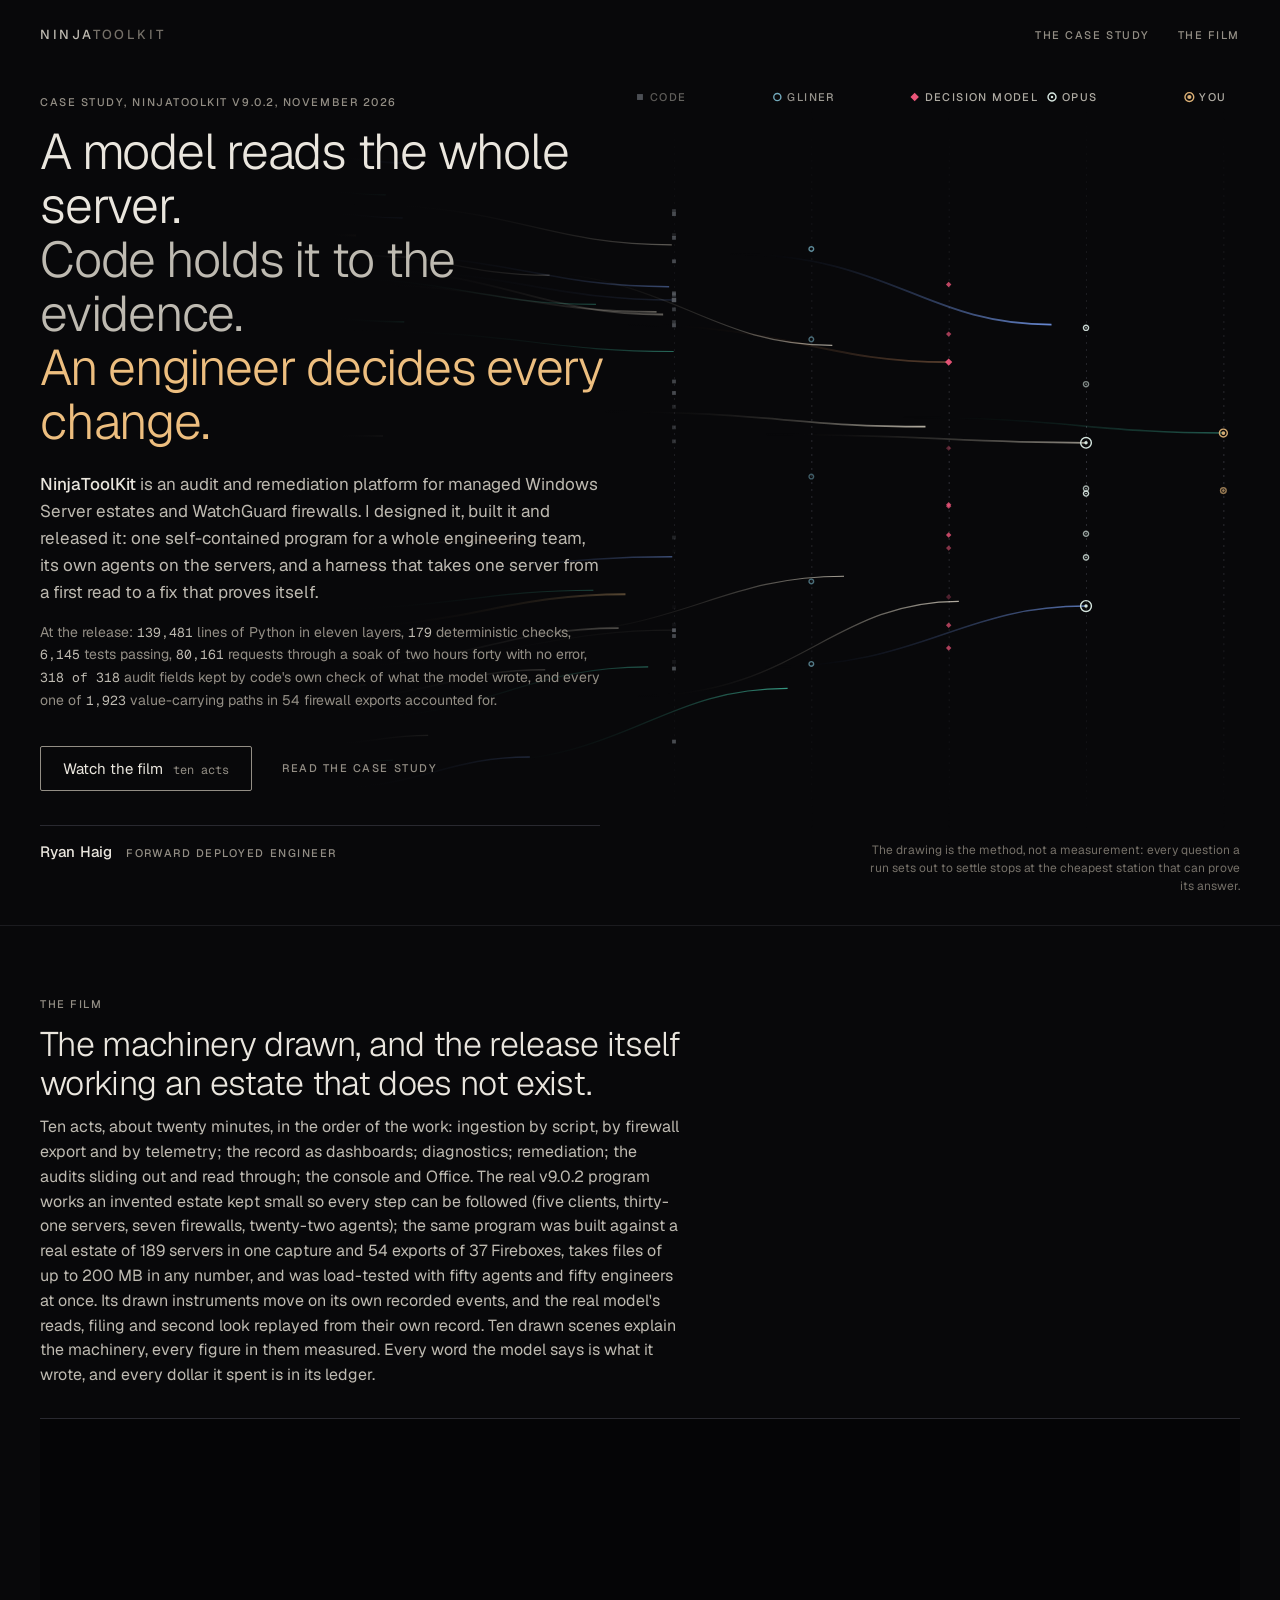
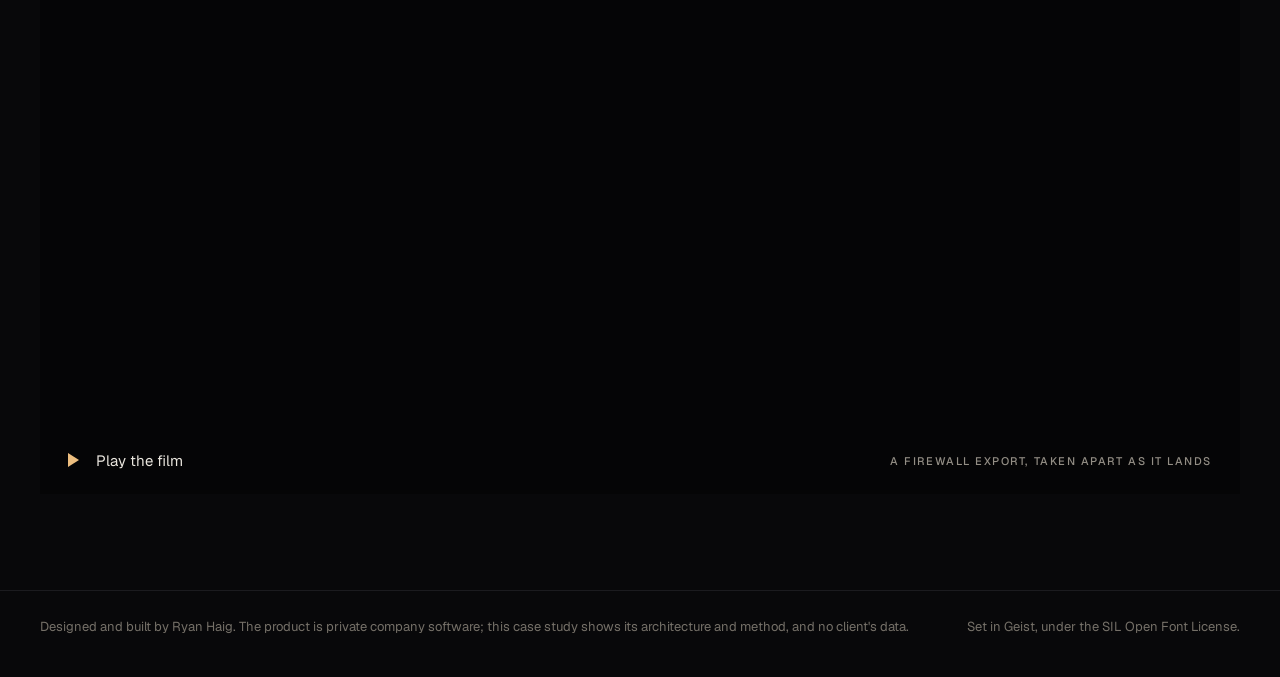
<file: index.html>
<!doctype html>
<html lang="en">
<head>
<meta charset="utf-8">
<meta name="viewport" content="width=device-width, initial-scale=1">
<title>NinjaToolKit v9: a case study by Ryan Haig</title>
<meta name="description" content="A technical case study of NinjaToolKit v9.0.2: an AI harness that reads a whole server, holds every claim to the evidence in code, and brings each fix to an engineer's gate.">
<link rel="stylesheet" href="assets/base.css">
<style>
  .top { position: fixed; inset: 0 0 auto 0; z-index: 5; display: flex; justify-content: space-between; align-items: center; padding: 22px 40px; }
  .top a { text-decoration: none; }
  .top nav a { margin-left: 28px; }
  .top nav a:hover, .lnk:hover { color: var(--ink); text-decoration: underline; text-underline-offset: 5px; }
  .brand { font: 500 13px var(--sans); letter-spacing: .2em; color: var(--ink2); }
  .brand b { font-weight: 500; color: var(--ink4); }
  .hero { position: relative; min-height: 100vh; display: grid; align-items: center; overflow: hidden; }
  .hero canvas { position: absolute; inset: 0 0 0 auto; width: 74%; height: 100%; opacity: .92; }
  .hero::after { content: ""; position: absolute; inset: 0; pointer-events: none;
    background: linear-gradient(90deg, var(--bg) 0, var(--bg) 26%, rgba(8,8,10,.72) 44%, rgba(8,8,10,0) 68%); }
  .say { position: relative; z-index: 2; max-width: 660px; padding: 96px 40px 64px; }
  h1 { font: 300 clamp(32px, 3.9vw, 52px)/1.08 var(--sans); letter-spacing: -.025em; margin: 16px 0 22px; }
  h1 span { display: block; }
  h1 span + span { color: var(--ink2); }
  h1 span:last-child { color: var(--gate); }
  .lede { font: 400 17px/1.6 var(--sans); color: var(--ink2); max-width: 560px; margin: 0 0 14px; }
  .lede b { font-weight: 500; color: var(--ink); }
  .proof { font: 400 14px/1.6 var(--sans); color: var(--ink3); max-width: 560px; margin: 0 0 34px; }
  .proof .mono { color: var(--ink2); font-size: 13px; }
  .acts { display: flex; align-items: center; gap: 30px; }
  .pri { display: inline-block; font: 400 15px var(--sans); color: var(--ink); text-decoration: none; padding: 12px 22px; border: 1px solid var(--ink3); border-radius: 2px; transition: border-color .2s, background .2s; }
  .pri:hover { border-color: var(--ink); background: var(--panel2); }
  .pri i { font-style: normal; color: var(--ink3); margin-left: 10px; font-family: var(--mono); font-size: 12px; }
  .lnk { text-decoration: none; }
  .by { margin-top: 34px; padding-top: 16px; border-top: 1px solid var(--line2); max-width: 560px; display: flex; gap: 14px; align-items: baseline; }
  .by b { font: 500 15px var(--sans); color: var(--ink); letter-spacing: .01em; }
  .key { position: absolute; z-index: 2; right: 40px; bottom: 30px; max-width: 380px; text-align: right; font: 400 12px/1.5 var(--sans); color: var(--ink4); }
  section.film { border-top: 1px solid var(--line); padding: 72px 40px 96px; max-width: 1320px; margin: 0 auto; }
  .film h2 { font: 300 34px/1.15 var(--sans); letter-spacing: -.02em; margin: 14px 0 12px; max-width: 760px; }
  .film p { color: var(--ink2); max-width: 640px; margin: 0 0 30px; }
  .reel { position: relative; display: block; border-top: 1px solid var(--line2); background: #050506; text-decoration: none; }
  .reel video { display: block; width: 100%; aspect-ratio: 16 / 9; object-fit: cover; opacity: .86; transition: opacity .25s; }
  .reel:hover video { opacity: 1; }
  .reel .go { position: absolute; left: 28px; bottom: 24px; display: flex; align-items: center; gap: 14px; font: 400 15px var(--sans); color: var(--ink); }
  .reel .go::before { content: ""; width: 0; height: 0; border: 7px solid transparent; border-left: 11px solid var(--gate); margin-right: -4px; }
  .reel .note { position: absolute; right: 28px; bottom: 26px; }
  footer { border-top: 1px solid var(--line); padding: 26px 40px 40px; color: var(--ink4); font-size: 13px; display: flex; justify-content: space-between; gap: 20px; flex-wrap: wrap; }
  @media (max-width: 860px) {
    .top { padding: 16px 20px; } .top nav a:first-child { display: none; }
    .hero canvas { width: 100%; opacity: .38; } .hero::after { background: linear-gradient(180deg, rgba(8,8,10,.55), rgba(8,8,10,.86)); }
    .say { padding: 96px 20px 72px; } .key { display: none; }
    section.film { padding: 48px 20px 64px; } footer { padding: 22px 20px 32px; }
  }
</style>
</head>
<body>
<header class="top">
  <a class="brand" href="index.html">NINJA<b>TOOLKIT</b></a>
  <nav><a class="label" href="case-study/index.html">The case study</a><a class="label" href="film/index.html">The film</a></nav>
</header>

<main>
<section class="hero">
  <canvas id="loom" aria-hidden="true"></canvas>
  <div class="say">
    <div class="label">Case study, NinjaToolKit v9.0.2, November 2026</div>
    <h1><span>A model reads the whole server.</span><span>Code holds it to the evidence.</span><span>An engineer decides every change.</span></h1>
    <p class="lede"><b>NinjaToolKit</b> is an audit and remediation platform for managed Windows Server estates and WatchGuard firewalls. I designed it, built it and released it: one self-contained program for a whole engineering team, its own agents on the servers, and a harness that takes one server from a first read to a fix that proves itself.</p>
    <p class="proof">At the release: <span class="mono">139,481</span> lines of Python in eleven layers, <span class="mono">179</span> deterministic checks, <span class="mono">6,145</span> tests passing, <span class="mono">80,161</span> requests through a soak of two hours forty with no error, <span class="mono">318 of 318</span> audit fields kept by code's own check of what the model wrote, and every one of <span class="mono">1,923</span> value-carrying paths in 54 firewall exports accounted for.</p>
    <div class="acts">
      <a class="pri" href="film/index.html">Watch the film<i>ten acts</i></a>
      <a class="label lnk" href="case-study/index.html">Read the case study</a>
    </div>
    <div class="by"><b>Ryan Haig</b><span class="label">Forward Deployed Engineer</span></div>
  </div>
  <div class="key">The drawing is the method, not a measurement: every question a run sets out to settle stops at the cheapest station that can prove its answer.</div>
</section>

<section class="film">
  <div class="label">The film</div>
  <h2>The machinery drawn, and the release itself working an estate that does not exist.</h2>
  <p>Ten acts, about twenty minutes, in the order of the work: ingestion by script, by firewall export and by telemetry; the record as dashboards; diagnostics; remediation; the audits sliding out and read through; the console and Office. The real v9.0.2 program works an invented estate kept small so every step can be followed (five clients, thirty-one servers, seven firewalls, twenty-two agents); the same program was built against a real estate of 189 servers in one capture and 54 exports of 37 Fireboxes, takes files of up to 200 MB in any number, and was load-tested with fifty agents and fifty engineers at once. Its drawn instruments move on its own recorded events, and the real model's reads, filing and second look replayed from their own record. Ten drawn scenes explain the machinery, every figure in them measured. Every word the model says is what it wrote, and every dollar it spent is in its ledger.</p>
  <a class="reel" href="film/index.html" aria-label="Play the film">
    <video id="reel" muted playsinline loop preload="metadata" src="film/clips/i-intake.mp4#t=57"></video>
    <span class="go">Play the film</span>
    <span class="note label">A firewall export, taken apart as it lands</span>
  </a>
</section>
</main>

<footer>
  <span>Designed and built by Ryan Haig. The product is private company software; this case study shows its architecture and method, and no client's data.</span>
  <span>Set in Geist, under the SIL Open Font License.</span>
</footer>

<script src="assets/loom.js"></script>
<script>
(function () {
  var c = document.getElementById('loom'), loom = Loom(c, {density: 110, from: 0.36, to: 0.94});
  var still = window.matchMedia && matchMedia('(prefers-reduced-motion: reduce)').matches;
  function go() { loom.resize(); if (still) loom.draw(5200); else loom.start(); }
  if (document.fonts && document.fonts.ready) document.fonts.ready.then(go); else go();
  document.addEventListener('visibilitychange', function () { if (document.hidden) loom.stop(); else if (!still) loom.start(); });
  /* the teaser: the wheel alive, a few seconds on a loop */
  var v = document.getElementById('reel');
  if (!still) { v.addEventListener('loadedmetadata', function () { v.currentTime = 57; v.play().catch(function () {}); });
    v.addEventListener('timeupdate', function () { if (v.currentTime > 72.5) v.currentTime = 57; }); }
})();
</script>
</body>
</html>
</file>
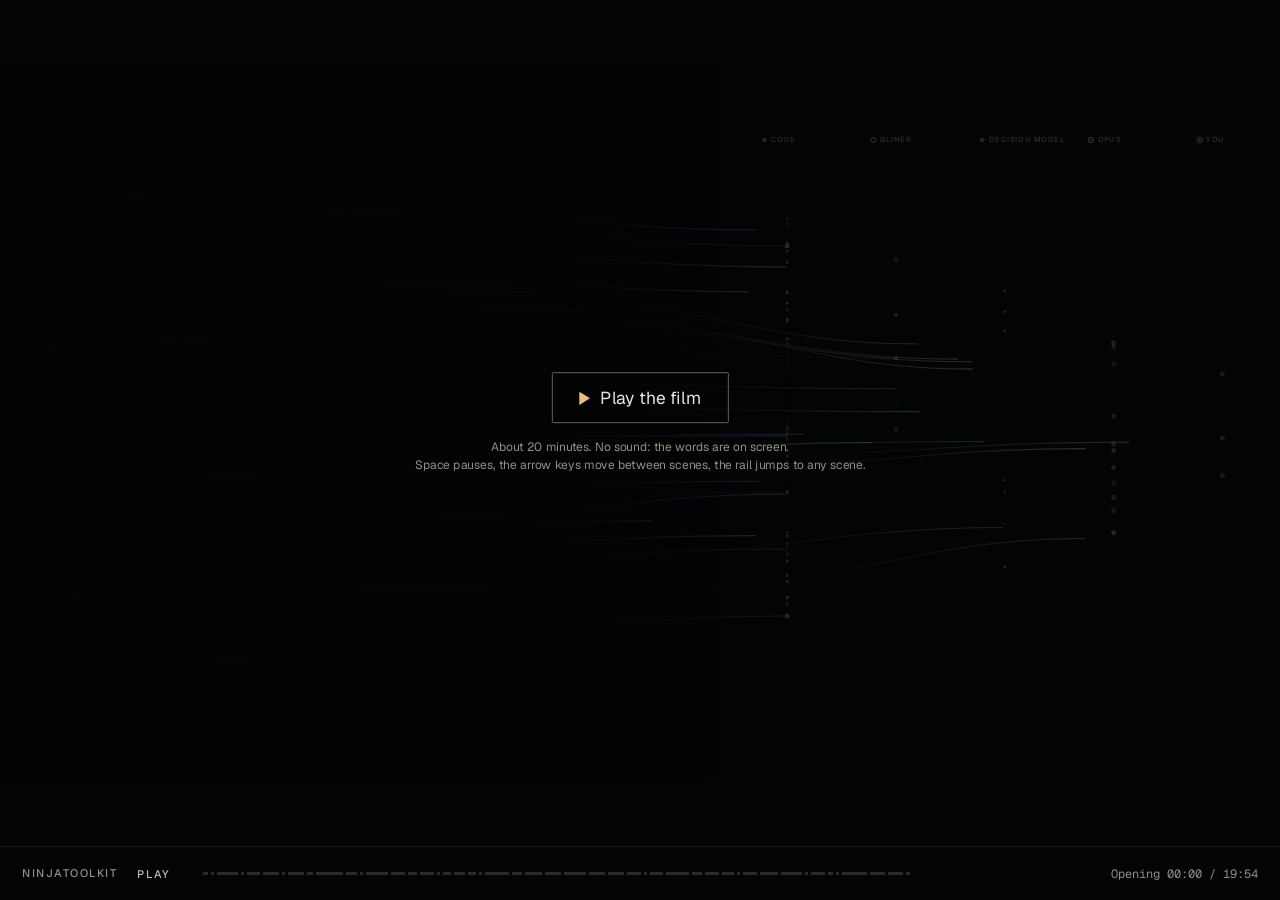
<file: film/index.html>
<!doctype html>
<html lang="en">
<head>
<meta charset="utf-8">
<meta name="viewport" content="width=device-width, initial-scale=1">
<title>NinjaToolKit v9: the film</title>
<meta name="description" content="NinjaToolKit v9 inside and out, from ingestion to the deliverable: the real v9.0.2 program and its drawn instruments working an invented estate, and the machinery drawn from measured figures.">
<link rel="stylesheet" href="../assets/base.css">
<style>
  html, body { height: 100%; overflow: hidden; background: #040405; }
  #wrap { position: fixed; inset: 0 0 54px 0; overflow: hidden; }
  #stage { position: absolute; left: 50%; top: 50%; margin: -540px 0 0 -960px; width: 1920px; height: 1080px; transform-origin: 50% 50%; background: #060607; overflow: hidden; }
  /* a clip plays still: no camera moves over it, it is only scaled to fit the window */
  #v { position: absolute; inset: 0; width: 1920px; height: 1080px; background: #060607; object-fit: contain; opacity: 0; transition: opacity .3s; }
  #stage.clip #v { opacity: 1; }
  #stage.cut #v { opacity: 0; transition: opacity .12s; }
  #dc { position: absolute; inset: 0; width: 1920px; height: 1080px; opacity: 0; transition: opacity .5s; }
  #stage.draw #dc { opacity: 1; }
  #loomc { position: absolute; inset: 0; width: 1920px; height: 1080px; opacity: 0; transition: opacity .9s; }
  #stage.card #loomc { opacity: .85; }
  #shade { position: absolute; inset: 0; pointer-events: none; opacity: 0; transition: opacity .5s;
    background: linear-gradient(180deg, rgba(4,4,5,0) 0, rgba(4,4,5,0) 70%, rgba(4,4,5,.86) 86%, rgba(4,4,5,.95) 100%); }
  #stage.clip.said #shade { opacity: 1; }
  #stage.card #shade { opacity: 1; background: linear-gradient(90deg, rgba(4,4,5,.95) 0, rgba(4,4,5,.9) 44%, rgba(4,4,5,0) 64%); }
  /* the caption: what to watch, said once, with the scene's source above it */
  #cap { position: absolute; left: 64px; right: 360px; bottom: 58px; padding-left: 26px; border-left: 2px solid var(--gate);
    opacity: 0; transform: translateY(8px); transition: opacity .5s, transform .5s; }
  #cap.on { opacity: 1; transform: none; }
  #cap .src { font: 500 14px var(--sans); letter-spacing: .22em; text-transform: uppercase; color: var(--ink3); margin-bottom: 12px; }
  #cap .src b { font-weight: 500; color: var(--gate); margin-right: 18px; }
  #cap .line { font: 300 42px/1.18 var(--sans); letter-spacing: -.02em; color: var(--ink); text-wrap: balance; }
  #cap small { display: block; margin-top: 12px; font: 400 21px/1.42 var(--sans); color: var(--ink2); text-wrap: pretty; }
  /* a card: the act's name, a line, and what it holds */
  #title { position: absolute; inset: 0; display: none; flex-direction: column; justify-content: center; padding: 0 0 0 150px; }
  #stage.card #title { display: flex; }
  #title .eyebrow { font: 500 17px var(--sans); letter-spacing: .26em; text-transform: uppercase; color: var(--gate); min-height: 24px; }
  #title h1 { font: 300 84px/1.05 var(--sans); letter-spacing: -.03em; margin: 22px 0 26px; max-width: 1180px; min-height: 90px; }
  #title p { font: 300 32px/1.36 var(--sans); letter-spacing: -.01em; color: var(--ink2); max-width: 980px; margin: 0; min-height: 44px; }
  #title .by { margin-top: 30px; font: 400 26px var(--sans); color: var(--ink); min-height: 34px; }
  #title .by span { color: var(--ink3); }
  #title .foot { margin-top: 44px; font: 400 19px/1.5 var(--sans); color: var(--ink3); max-width: 960px; opacity: 0; transition: opacity .8s; }
  #title .foot.on { opacity: 1; }
  #start { position: absolute; inset: 0; z-index: 9; display: grid; place-items: center; background: rgba(4,4,5,.72); cursor: pointer; transition: opacity .5s; }
  #start.off { opacity: 0; pointer-events: none; }
  #start div { text-align: center; }
  #start span { display: inline-block; font: 400 26px var(--sans); color: var(--ink); padding: 20px 40px; border: 1px solid var(--ink3); border-radius: 2px; }
  #start span::before { content: ""; display: inline-block; border: 10px solid transparent; border-left: 16px solid var(--gate); margin: 0 6px -2px 0; }
  #start em { display: block; margin-top: 22px; font: 400 18px/1.5 var(--sans); font-style: normal; color: var(--ink3); }
  /* the rail: every scene a segment, in order */
  #bar { position: fixed; inset: auto 0 0 0; height: 54px; display: flex; align-items: center; gap: 18px; padding: 0 22px; background: #040405; border-top: 1px solid var(--line); }
  #bar button { all: unset; cursor: pointer; font: 500 11px var(--sans); letter-spacing: .14em; text-transform: uppercase; color: var(--ink2); padding: 8px 2px; min-width: 46px; }
  #bar button:hover { color: var(--ink); text-decoration: underline; text-underline-offset: 5px; }
  #rail { flex: 1; display: flex; gap: 3px; height: 22px; align-items: center; }
  #rail a { position: relative; height: 3px; background: var(--line2); cursor: pointer; }
  #rail a::after { content: ""; position: absolute; inset: -10px 0; }
  #rail a i { position: absolute; left: 0; top: 0; bottom: 0; width: 0; background: var(--ink2); }
  #rail a.past i { width: 100%; } #rail a.now i { background: var(--gate); }
  #rail a:hover { background: var(--line3); }
  #name { font: 400 12px var(--mono); color: var(--ink3); min-width: 330px; text-align: right; white-space: nowrap; }
  #back { text-decoration: none; }
</style>
</head>
<body>
<div id="wrap">
  <div id="stage" class="card">
    <canvas id="loomc" aria-hidden="true"></canvas>
    <video id="v" muted playsinline preload="auto"></video>
    <canvas id="dc" aria-hidden="true"></canvas>
    <div id="shade"></div>
    <div id="title"><div class="eyebrow" id="tE"></div><h1 id="tH"></h1><p id="tP"></p><div class="by" id="tB"></div><div class="foot" id="tF"></div></div>
    <div id="cap"><div class="src" id="cS"></div><div class="line" id="cL"></div></div>
    <div id="start"><div><span>Play the film</span><em id="startNote"></em></div></div>
  </div>
</div>
<div id="bar">
  <a id="back" class="label" href="../index.html">NinjaToolKit</a>
  <button id="pp" type="button" aria-label="Play or pause">Play</button>
  <div id="rail"></div>
  <span id="name"></span>
</div>

<script src="../assets/loom.js"></script>
<script src="events.js"></script>
<script src="scenes.js"></script>
<script src="film.js"></script>
</body>
</html>
</file>
<file: assets/base.css>
/* Geist and Geist Mono: Copyright 2026 The Geist Project Authors, SIL Open Font License 1.1 (assets/fonts/OFL.txt) */
@font-face { font-family: "Geist"; src: url("fonts/geist-latin.woff2") format("woff2"); font-weight: 300 700; font-style: normal; font-display: swap; }
@font-face { font-family: "Geist Mono"; src: url("fonts/geistmono-latin.woff2") format("woff2"); font-weight: 300 700; font-style: normal; font-display: swap; }

:root {
  --bg: #08080A; --bg2: #0A0A0D; --panel: #0B0B0D; --panel2: #111116;
  --line: #1B1B1F; --line2: #292930; --line3: #3A3A42;
  --ink: #EAE6DE; --ink2: #BEBAB1; --ink3: #938E85; --ink4: #757068;
  --gate: #EDBE7F; --live: #5CCBD9;
  /* where evidence came from */
  --snap: #D8D1C2; --tele: #4FE3C1; --check: #7EA6FF; --other: #B49CFF; --fw: #E8A06E; --words: #EDBE7F;
  /* who acted */
  --code: #A9B1BB; --gliner: #9BE7FF; --jev: #FF5C83; --opus: #EAFBF4;
  --sans: "Geist", ui-sans-serif, system-ui, "Segoe UI", sans-serif;
  --mono: "Geist Mono", ui-monospace, "Cascadia Mono", Consolas, monospace;
}
* { box-sizing: border-box; }
html { background: var(--bg); color: var(--ink); -webkit-text-size-adjust: 100%; }
body { margin: 0; font: 400 16px/1.55 var(--sans); -webkit-font-smoothing: antialiased; text-rendering: optimizeLegibility; }
a { color: inherit; }
.label { font: 500 11px/1.2 var(--sans); letter-spacing: .14em; text-transform: uppercase; color: var(--ink3); }
.mono { font-family: var(--mono); font-variant-numeric: tabular-nums; }
::selection { background: #EDBE7F33; }
@media (prefers-reduced-motion: reduce) { * { animation-duration: .01ms !important; transition-duration: .01ms !important; } }
</file>
